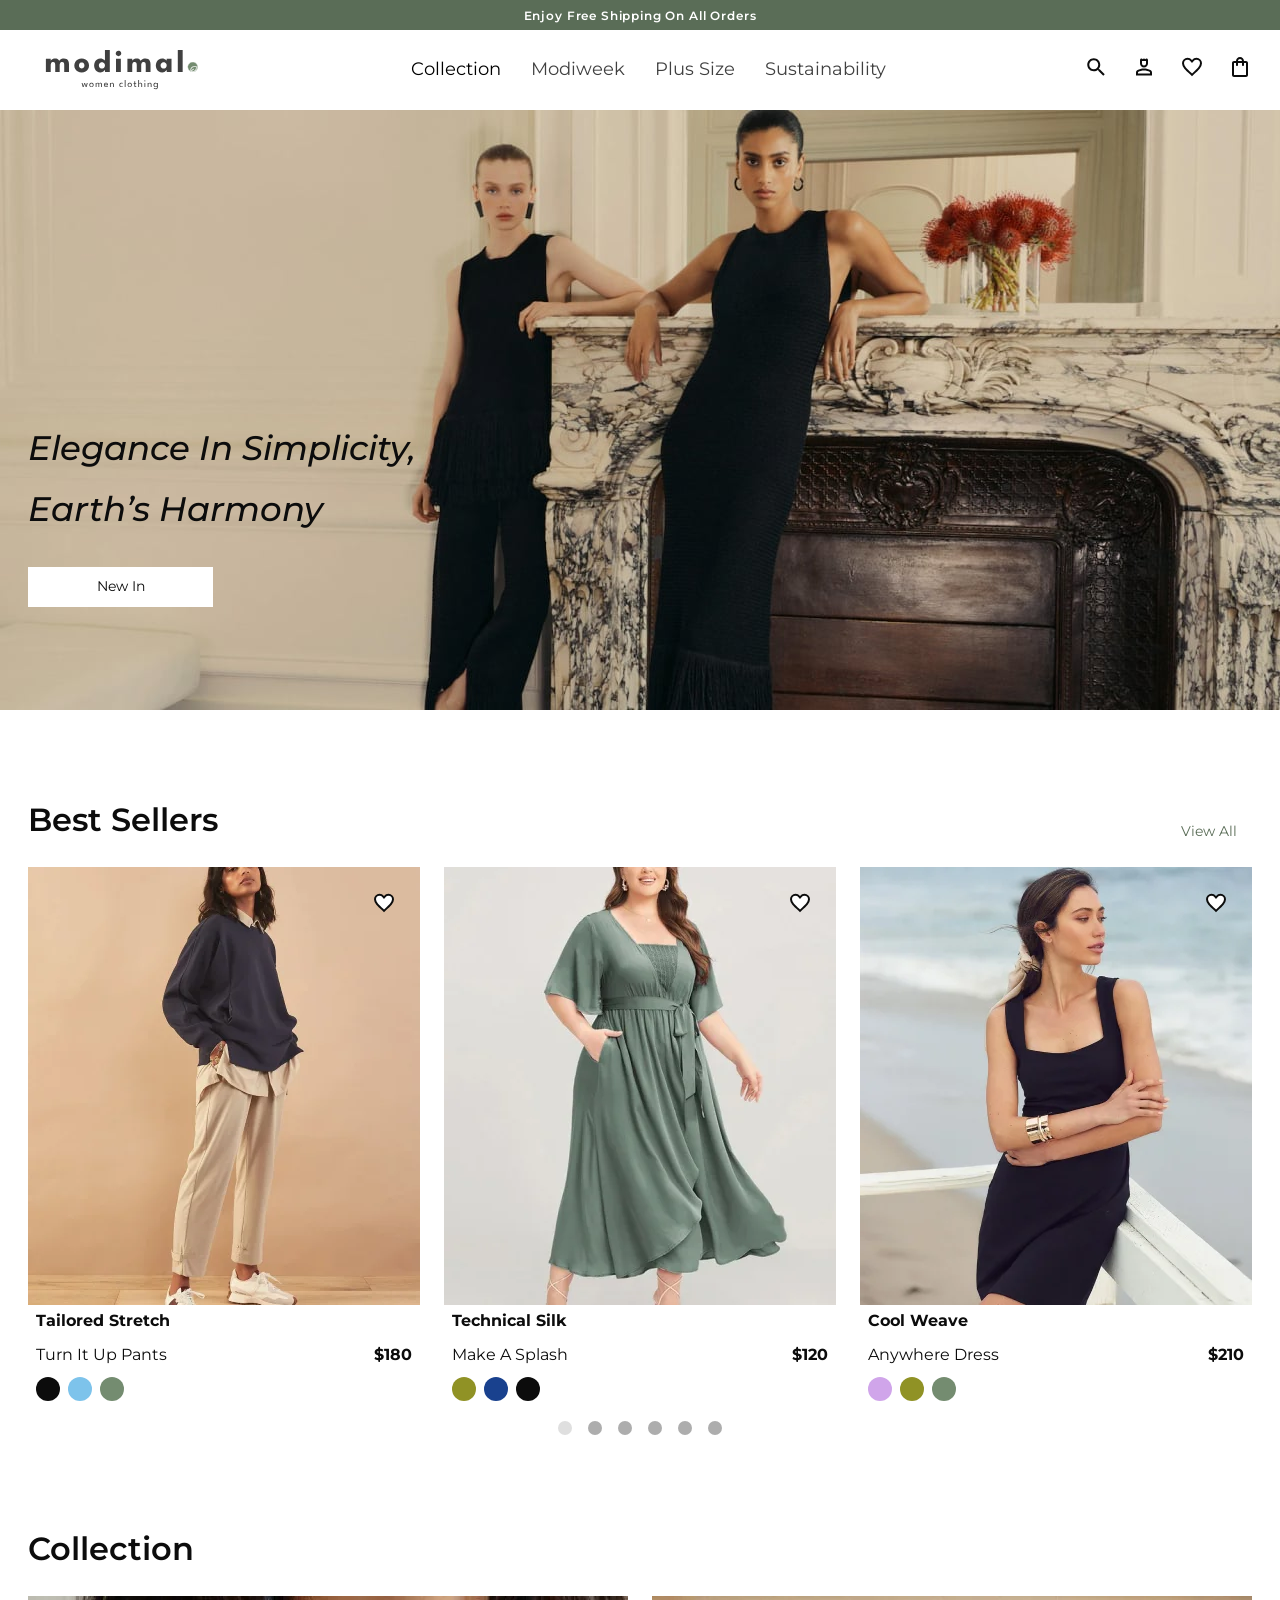
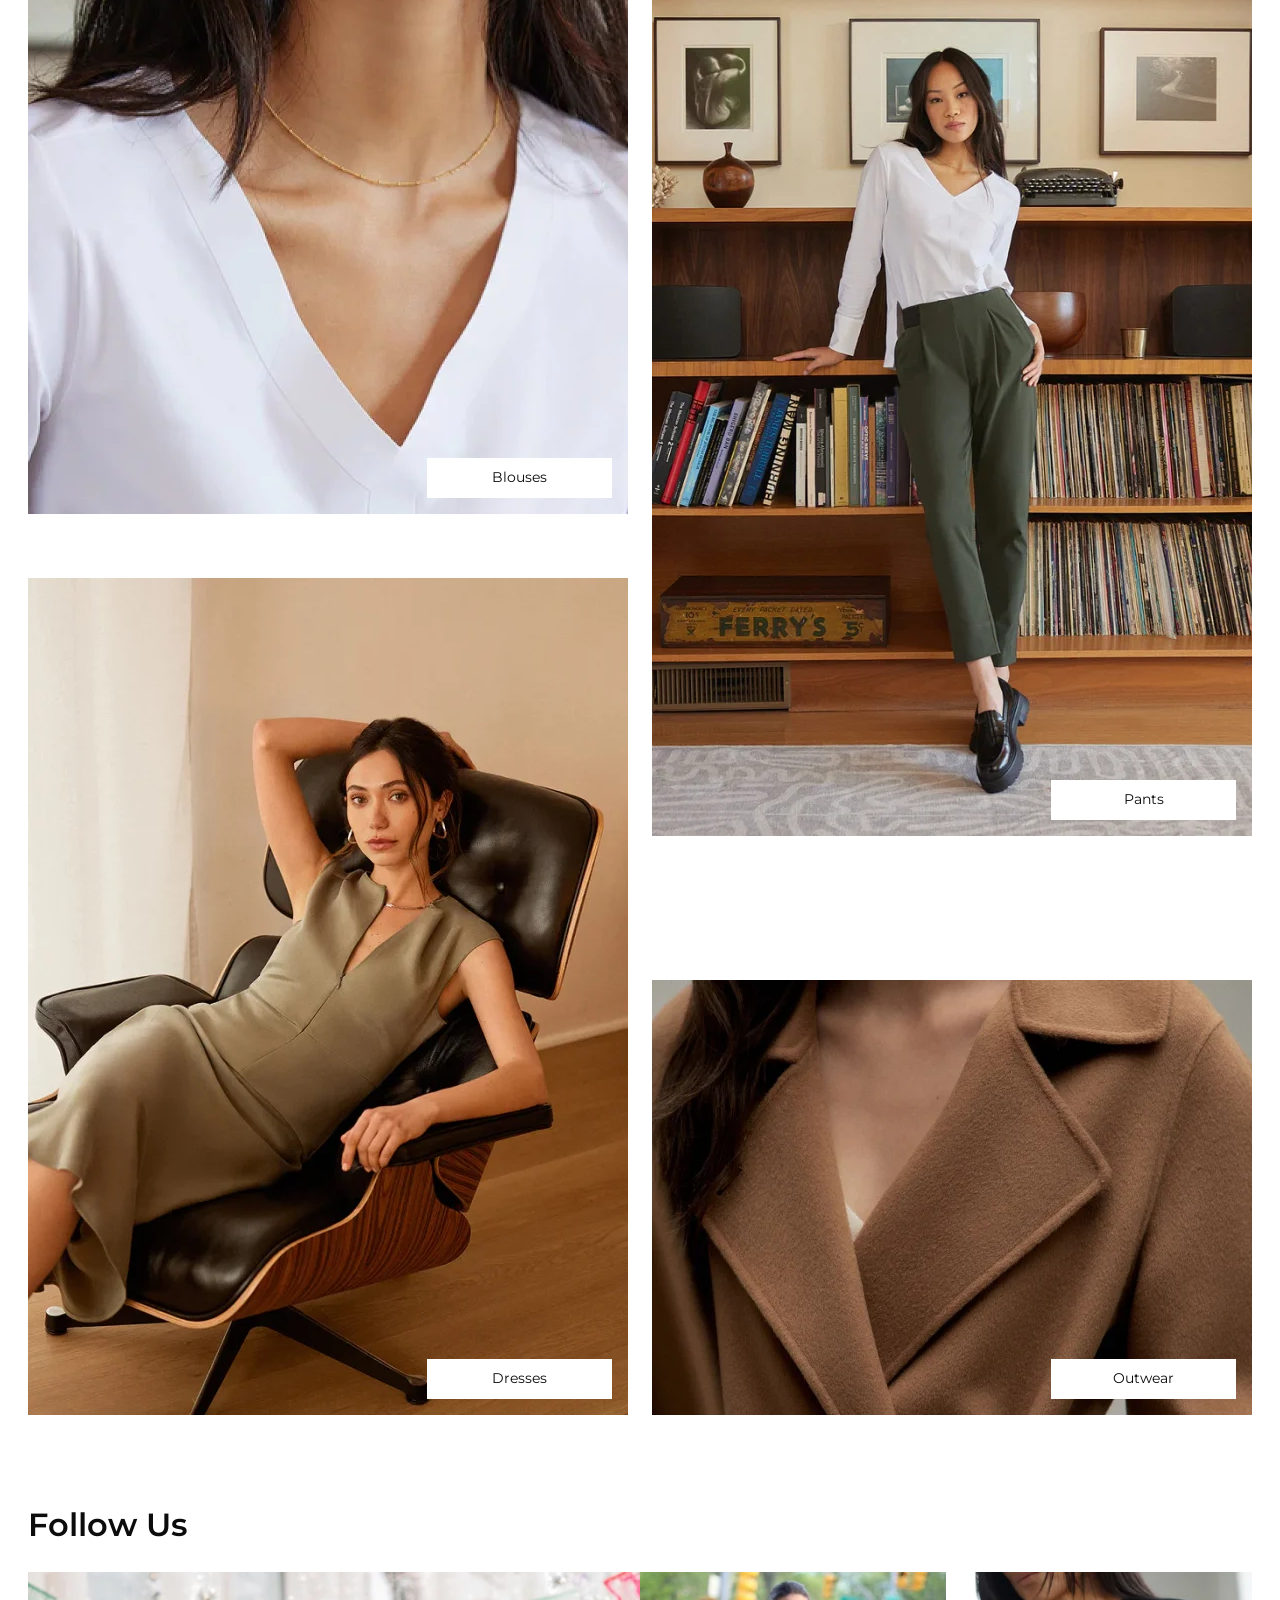
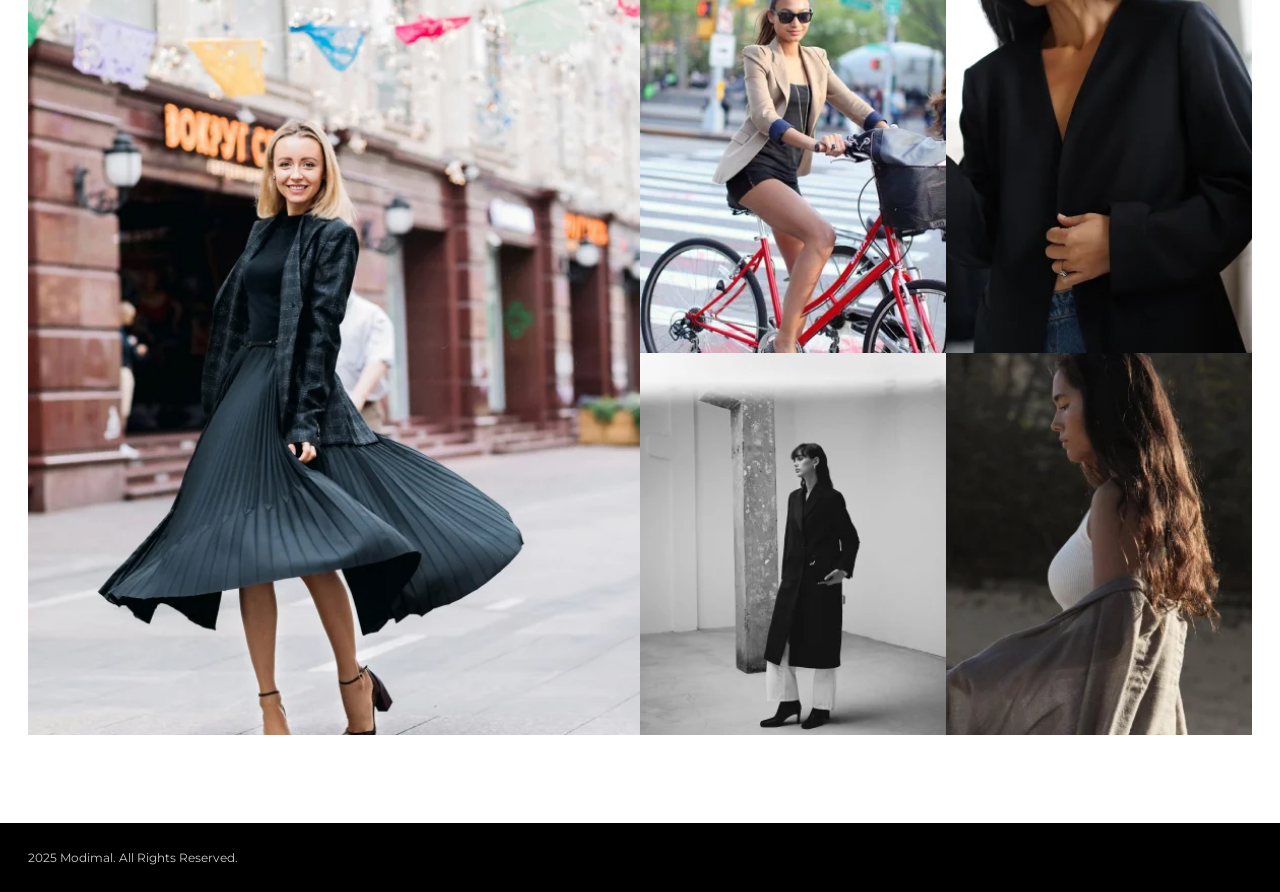
<file: docs/index.html>
<!DOCTYPE html><html lang="en"><head><meta charset="UTF-8"/><meta http-equiv="X-UA-Compatible" content="IE=edge"/><meta name="viewport" content="width=device-width, initial-scale=1.0"/><title>Modimal</title><link rel="stylesheet" href="./css/main.css"/><link rel="icon" type="image/x-icon" href="./img/favicons/favicon.svg"><link rel="apple-touch-icon" sizes="180x180" href="./img/favicons/apple-touch-icon.png"></head><body><section class="top-info"><div class="container"><p>Enjoy Free Shipping On&#160;All Orders</p></div></section><header class="header"><div class="container"><div class="header__row"><div class="header__logo"> <a href="#!" class="logo"><img src="./img/logo/logo.svg" alt="Modimal"></a></div><nav class="header__nav nav"><ul class="nav__list"><li><a href="#!" class="active">Collection</a></li><li><a href="#!">Modiweek</a></li><li><a href="#!">Plus Size</a></li><li><a href="#!">Sustainability</a></li></ul></nav><div class="header__account header__account--first"><ul class="account"><li class="account__menu"> <button class="mobile-nav-btn"><div class="nav-icon"></div></button></li><li> <a href="#!"><svg class="icon icon--search"><use href="./img/svgsprite/sprite.symbol.svg#search"></use></svg></a></li><li class="account__person"> <a href="#!"><svg class="icon icon--person"><use href="./img/svgsprite/sprite.symbol.svg#person"></use></svg></a></li></ul></div><div class="header__account"><ul class="account"><li> <a href="#!"><svg class="icon icon--favorite"><use href="./img/svgsprite/sprite.symbol.svg#favorite"></use></svg></a></li><li> <a href="#!"><svg class="icon icon--bag"><use href="./img/svgsprite/sprite.symbol.svg#bag"></use></svg></a></li></ul></div><div class="header__nav-btn"> <button class="mobile-nav-btn"><div class="nav-icon"></div></button></div></div></div></header><div class="mobile-nav"><div class="mobile-nav__links"><ul class="mobile-nav__head-links"><li class="mobile-nav__parent"> <button class="mobile-nav__parent-btn"> <span class="mobile-nav__parent-title">Collection</span><svg class="icon icon--arrow"><use href="./img/svgsprite/sprite.symbol.svg#arrow"></use></svg></button><div class="mobile-child"><ul class="mobile-nav__child"><li class="mobile-nav__child-item"> <a href="#!" class="mobile-nav__child-link">shop all</a></li><li class="mobile-nav__child-item"> <a href="#!" class="mobile-nav__child-link">tops & blouses</a></li></ul></div></li><li class="mobile-nav__parent"> <button class="mobile-nav__parent-btn"> <span class="mobile-nav__parent-title">New in</span><svg class="icon icon--arrow"><use href="./img/svgsprite/sprite.symbol.svg#arrow"></use></svg></button><div class="mobile-child"><ul class="mobile-nav__child"><li class="mobile-nav__child-item"> <a href="#!" class="mobile-nav__child-link">shop all</a></li><li class="mobile-nav__child-item"> <a href="#!" class="mobile-nav__child-link">tops & blouses</a></li><li class="mobile-nav__child-item"> <a href="#!" class="mobile-nav__child-link">tees</a></li><li class="mobile-nav__child-item"> <a href="#!" class="mobile-nav__child-link">pants</a></li><li class="mobile-nav__child-item"> <a href="#!" class="mobile-nav__child-link">jackets & outwears</a></li><li class="mobile-nav__child-item"> <a href="#!" class="mobile-nav__child-link">pullovers</a></li><li class="mobile-nav__child-item"> <a href="#!" class="mobile-nav__child-link">dresses & jumpsuits</a></li><li class="mobile-nav__child-item"> <a href="#!" class="mobile-nav__child-link">short & skirts</a></li></ul></div></li><li class="mobile-nav__parent"> <button class="mobile-nav__parent-btn"> <span class="mobile-nav__parent-title">modiweek</span><svg class="icon icon--arrow"><use href="./img/svgsprite/sprite.symbol.svg#arrow"></use></svg></button><div class="mobile-child"><ul class="mobile-nav__child"><li class="mobile-nav__child-item"> <a href="#!" class="mobile-nav__child-link">modiweek 1</a></li><li class="mobile-nav__child-item"> <a href="#!" class="mobile-nav__child-link">modiweek 2</a></li><li class="mobile-nav__child-item"> <a href="#!" class="mobile-nav__child-link">modiweek 3</a></li><li class="mobile-nav__child-item"> <a href="#!" class="mobile-nav__child-link">modiweek 4</a></li><li class="mobile-nav__child-item"> <a href="#!" class="mobile-nav__child-link">modiweek 5</a></li><li class="mobile-nav__child-item"> <a href="#!" class="mobile-nav__child-link">modiweek 6</a></li><li class="mobile-nav__child-item"> <a href="#!" class="mobile-nav__child-link">modiweek 7</a></li></ul></div></li></ul></div><div class="mobile-nav__btns"> <a href="#!" class="btn-outline"><svg class="icon icon--person"><use href="./img/svgsprite/sprite.symbol.svg#person"></use></svg>Log In</a> <a href="#!" class="btn-outline">Create Account</a></div></div><main class="main"><section class="hero"><div class="container"><div class="hero__content"><h1 class="hero__title"> Elegance in&#160;simplicity, Earth&#8217;s harmony</h1> <a href="#!" class="btn">New In</a></div></div></section><section class="section-best"><div class="container"><div class="best__title-wrapper"><h2 class="best__title title">Best Sellers</h2><div class="best__link"> <a href="#!" class="btn btn--small">View All</a></div></div><div class="section-best__cards"><div class="swiper"><div class="swiper-wrapper"><div class="swiper-slide"><article class="card"><div class="card__fav-btn"> <button class="card__btn-favourite"><svg class="icon icon--favorite"><use href="./img/svgsprite/sprite.symbol.svg#favorite"></use></svg></button></div><div class="card__picture"><picture><source srcset="./img/best/best-01.webp 1x, ./img/best/best-01@2x.webp 2x" type="image/webp"><source srcset="./img/best/best-01.jpg 1x, ./img/best/best-01@2x.jpg 2x" type="image/jpeg"> <img src="./img/best/best-01.jpg" alt="tailored stretch" class="card__img"></picture></div><div class="card__body"><h3 class="card__title"> <a href="#!" class="">Tailored stretch</a></h3><div class="card__cols"><div class="card__desc">Turn it&#160;up&#160;pants</div><div class="card__price">$180</div></div><div class="card_colors"><div class="color color--black"></div><div class="color color--blue"></div><div class="color color--green"></div></div></div></article></div><div class="swiper-slide"><article class="card"><div class="card__fav-btn"> <button class="card__btn-favourite"><svg class="icon icon--favorite"><use href="./img/svgsprite/sprite.symbol.svg#favorite"></use></svg></button></div><div class="card__picture"><picture><source srcset="./img/best/best-02.webp 1x, ./img/best/best-02@2x.webp 2x" type="image/webp"><source srcset="./img/best/best-02.jpg 1x, ./img/best/best-02@2x.jpg 2x" type="image/jpeg"> <img src="./img/best/best-02.jpg" alt="tailored stretch" class="card__img"></picture></div><div class="card__body"><h3 class="card__title"> <a href="#!" class="">Technical Silk</a></h3><div class="card__cols"><div class="card__desc">Make A&#160;Splash</div><div class="card__price">$120</div></div><div class="card_colors"><div class="color color--olive"></div><div class="color color--navy"></div><div class="color color--black"></div></div></div></article></div><div class="swiper-slide"><article class="card"><div class="card__fav-btn"> <button class="card__btn-favourite"><svg class="icon icon--favorite"><use href="./img/svgsprite/sprite.symbol.svg#favorite"></use></svg></button></div><div class="card__picture"><picture><source srcset="./img/best/best-03.webp 1x, ./img/best/best-03@2x.webp 2x" type="image/webp"><source srcset="./img/best/best-03.jpg 1x, ./img/best/best-03@2x.jpg 2x" type="image/jpeg"> <img src="./img/best/best-03.jpg" alt="tailored stretch" class="card__img"></picture></div><div class="card__body"><h3 class="card__title"> <a href="#!" class="">Cool Weave</a></h3><div class="card__cols"><div class="card__desc">Anywhere Dress</div><div class="card__price">$210</div></div><div class="card_colors"><div class="color color--pink"></div><div class="color color--olive"></div><div class="color color--green"></div></div></div></article></div><div class="swiper-slide"><article class="card"><div class="card__fav-btn"> <button class="card__btn-favourite"><svg class="icon icon--favorite"><use href="./img/svgsprite/sprite.symbol.svg#favorite"></use></svg></button></div><div class="card__picture"><picture><source srcset="./img/best/best-04.webp 1x, ./img/best/best-04@2x.webp 2x" type="image/webp"><source srcset="./img/best/best-04.jpg 1x, ./img/best/best-04@2x.jpg 2x" type="image/jpeg"> <img src="./img/best/best-04.jpg" alt="tailored stretch" class="card__img"></picture></div><div class="card__body"><h3 class="card__title"> <a href="#!" class="">Cool Dress</a></h3><div class="card__cols"><div class="card__desc">Anywhere Dress</div><div class="card__price">$210</div></div><div class="card_colors"><div class="color color--white"></div><div class="color color--black"></div><div class="color color--green"></div></div></div></article></div><div class="swiper-slide"><article class="card"><div class="card__fav-btn"> <button class="card__btn-favourite"><svg class="icon icon--favorite"><use href="./img/svgsprite/sprite.symbol.svg#favorite"></use></svg></button></div><div class="card__picture"><picture><source srcset="./img/best/best-05.webp 1x, ./img/best/best-05@2x.webp 2x" type="image/webp"><source srcset="./img/best/best-05.jpg 1x, ./img/best/best-05@2x.jpg 2x" type="image/jpeg"> <img src="./img/best/best-05.jpg" alt="tailored stretch" class="card__img"></picture></div><div class="card__body"><h3 class="card__title"> <a href="#!" class="">Cool Blause</a></h3><div class="card__cols"><div class="card__desc">Anywhere Dress</div><div class="card__price">$210</div></div><div class="card_colors"><div class="color color--blue"></div><div class="color color--white"></div><div class="color color--green"></div></div></div></article></div><div class="swiper-slide"><article class="card"><div class="card__fav-btn"> <button class="card__btn-favourite"><svg class="icon icon--favorite"><use href="./img/svgsprite/sprite.symbol.svg#favorite"></use></svg></button></div><div class="card__picture"><picture><source srcset="./img/best/best-06.webp 1x, ./img/best/best-06@2x.webp 2x" type="image/webp"><source srcset="./img/best/best-06.jpg 1x, ./img/best/best-06@2x.jpg 2x" type="image/jpeg"> <img src="./img/best/best-06.jpg" alt="tailored stretch" class="card__img"></picture></div><div class="card__body"><h3 class="card__title"> <a href="#!" class="">Summer Dress</a></h3><div class="card__cols"><div class="card__desc">Anywhere Dress</div><div class="card__price">$210</div></div><div class="card_colors"><div class="color color--white"></div><div class="color color--olive"></div><div class="color color--green"></div></div></div></article></div></div><div class="swiper-pagination"></div></div></div></div></section><section class="collection"><div class="container"><h2 class="collection__title title"> Collection</h2><div class="collection__cols"><div class="collection__col"><article class="card-collection"><picture><source srcset="./img/collection/collection-01.webp 1x, ./img/collection/collection-01@2x.webp 2x" type="image/webp"><source srcset="./img/collection/collection-01.jpg 1x, ./img/collection/collection-01@2x.jpg 2x" type="image/jpeg"> <img src="./img/collection/collection-01.jpg" alt="" class="card-collection__img"></picture><div class="card-collection__link"> <a href="#!" class="btn btn--mobile-wide">Blouses</a></div></article><article class="card-collection"><picture><source srcset="./img/collection/collection-02.webp 1x, ./img/collection/collection-02@2x.webp 2x" type="image/webp"><source srcset="./img/collection/collection-02.jpg 1x, ./img/collection/collection-02@2x.jpg 2x" type="image/jpeg"> <img src="./img/collection/collection-02.jpg" alt="" class="card-collection__img"></picture><div class="card-collection__link"> <a href="#!" class="btn btn--mobile-wide">Dresses</a></div></article></div><div class="collection__col"><article class="card-collection"><picture><source srcset="./img/collection/collection-03.webp 1x, ./img/collection/collection-03@2x.webp 2x" type="image/webp"><source srcset="./img/collection/collection-03.jpg 1x, ./img/collection/collection-03@2x.jpg 2x" type="image/jpeg"> <img src="./img/collection/collection-03.jpg" alt="" class="card-collection__img"></picture><div class="card-collection__link"> <a href="#!" class="btn btn--mobile-wide">Pants</a></div></article><article class="card-collection"><picture><source srcset="./img/collection/collection-04.webp 1x, ./img/collection/collection-04@2x.webp 2x" type="image/webp"><source srcset="./img/collection/collection-04.jpg 1x, ./img/collection/collection-04@2x.jpg 2x" type="image/jpeg"> <img src="./img/collection/collection-04.jpg" alt="" class="card-collection__img"></picture><div class="card-collection__link"> <a href="#!" class="btn btn--mobile-wide">Outwear</a></div></article></div></div></div></section><section class="follow"><div class="container"><div class="follow__title title">Follow Us</div><div class="follow__content"><picture><source srcset="./img/follow/follow-01.webp 1x, ./img/follow/follow-01@2x.webp 2x" type="image/webp"><source srcset="./img/follow/follow-01.jpg 1x, ./img/follow/follow-01@2x.jpg 2x" type="image/jpeg"> <img src="./img/follow/follow-01.jpg" alt="Follow Us" class="follow__img"></picture><picture><source srcset="./img/follow/follow-02.webp 1x, ./img/follow/follow-02@2x.webp 2x" type="image/webp"><source srcset="./img/follow/follow-02.jpg 1x, ./img/follow/follow-02@2x.jpg 2x" type="image/jpeg"> <img src="./img/follow/follow-02.jpg" alt="Follow Us" class="follow__img"></picture><picture><source srcset="./img/follow/follow-03.webp 1x, ./img/follow/follow-03@2x.webp 2x" type="image/webp"><source srcset="./img/follow/follow-03.jpg 1x, ./img/follow/follow-03@2x.jpg 2x" type="image/jpeg"> <img src="./img/follow/follow-03.jpg" alt="Follow Us" class="follow__img"></picture><picture><source srcset="./img/follow/follow-04.webp 1x, ./img/follow/follow-04@2x.webp 2x" type="image/webp"><source srcset="./img/follow/follow-04.jpg 1x, ./img/follow/follow-04@2x.jpg 2x" type="image/jpeg"> <img src="./img/follow/follow-04.jpg" alt="Follow Us" class="follow__img"></picture><picture><source srcset="./img/follow/follow-05.webp 1x, ./img/follow/follow-05@2x.webp 2x" type="image/webp"><source srcset="./img/follow/follow-05.jpg 1x, ./img/follow/follow-05@2x.jpg 2x" type="image/jpeg"> <img src="./img/follow/follow-05.jpg" alt="Follow Us" class="follow__img"></picture></div></div></section></main><footer class="footer"><div class="container"><div class="footer__copyright"><p>2025 modimal. All Rights Reserved.</p></div></div></footer><script src="./js/index.bundle.js"></script></body></html>
</file>
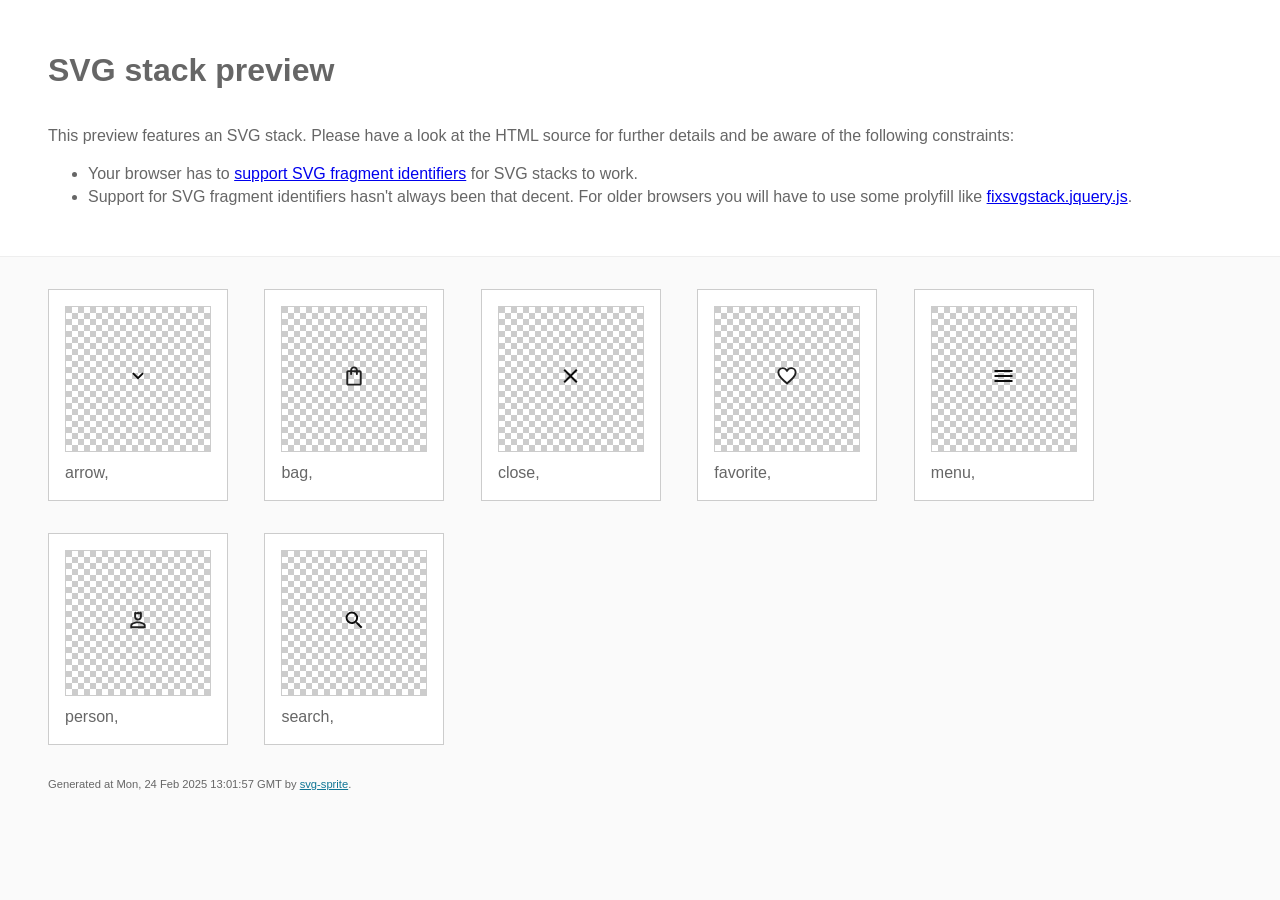
<file: docs/img/svgsprite/stack/sprite.stack.html>
<!doctype html>
<html lang="en">
    <head>
        <meta charset="utf-8">
        <title>SVG stack preview | svg-sprite</title>
        <style>
            body {
                padding: 0;
                margin: 0;
                color: #666;
                background: #fafafa;
                font-family: Arial, Helvetica, sans-serif;
                font-size: 1em;
                line-height: 1.4;
            }

            header {
                display: block;
                padding: 3em 3em 2em;
                background-color: #fff;
            }

            header p {
                margin: 2em 0 0;
            }

            section {
                border-top: 1px solid #eee;
                padding: 2em 3em 0;
            }

            section ul {
                margin: 0;
                padding: 0;
            }

            section li {
                display: inline-block;
                background-color: #fff;
                position: relative;
                margin: 0 2em 2em 0;
                vertical-align: top;
                border: 1px solid #ccc;
                padding: 1em 1em 3em;
                cursor: default;
            }

            .icon-box {
                margin: 0;
                width: 144px;
                height: 144px;
                position: relative;
                background: #ccc url("data:image/svg+xml,%3Csvg xmlns='http://www.w3.org/2000/svg' width='12' height='12'%3E%3Cpath fill='%23fff' d='M6 0h6v6H6zM0 6h6v6H0z'/%3E%3C/svg%3E") top left repeat;
                border: 1px solid #ccc;
                display: table-cell;
                vertical-align: middle;
                text-align: center;
            }

            .icon {
                display: inline-block;
            }

            h1 {
                margin-top: 0;
            }

            h2 {
                margin: 0;
                padding: 0;
                font-size: 1em;
                font-weight: 400;
                white-space: nowrap;
                overflow: hidden;
                text-overflow: ellipsis;
                position: absolute;
                left: 1em;
                right: 1em;
                bottom: 1em;
            }

            footer {
                display: block;
                margin: 0;
                padding: 0 3em 3em;
            }

            footer p {
                margin: 0;
                font-size: .7em;
            }

            footer a {
                color: #0f7595;
                margin-left: 0;
            }
        </style>

<!--
Sprite shape dimensions
====================================================================================================
You will need to set the sprite shape dimensions via CSS when you use them as stack SVGs, otherwise
they would become a huge 100% in size. You may use the following dimension classes for doing so.
They might well be outsourced to an external stylesheet of course.
-->

<style>
 .svg-arrow-dims { width: 24px; height: 24px; }
 .svg-bag-dims { width: 24px; height: 24px; }
 .svg-close-dims { width: 25px; height: 24px; }
 .svg-favorite-dims { width: 24px; height: 24px; }
 .svg-menu-dims { width: 25px; height: 24px; }
 .svg-person-dims { width: 24px; height: 24px; }
 .svg-search-dims { width: 24px; height: 24px; }
</style>

<!--
====================================================================================================
-->

    </head>
    <body>
        <header>
            <h1>SVG stack preview</h1>
            <p>This preview features an SVG stack. Please have a look at the HTML source for further details and be aware of the following constraints:</p>
            <ul>
                <li>Your browser has to <a href="https://caniuse.com/svg-fragment" target="_blank" rel="noopener noreferrer">support SVG fragment identifiers</a> for SVG stacks to work.</li>
                <li>Support for SVG fragment identifiers hasn't always been that decent. For older browsers you will have to use some prolyfill like <a href="https://github.com/preciousforever/SVG-Stacker/blob/master/fixsvgstack.jquery.js" target="_blank" rel="noopener noreferrer">fixsvgstack.jquery.js</a>.</li>
            </ul>
        </header>
        <section>

<!--
SVG stack
====================================================================================================
These SVG images make use of fragment identifiers (IDs) to reference certain portions of the
external sprite. By default, all shapes inside the sprite are hidden by CSS. The `:target` pseudo
selector is used to show the very shape that is referenced by the fragment identifier.
-->

            <ul>

             <li title="arrow">
                    <div class="icon-box">
                        <img src="svg/sprite.stack.svg#arrow" class="svg-arrow-dims" alt="arrow">
                    </div>
                    <h2>arrow, </h2>
                </li>
             <li title="bag">
                    <div class="icon-box">
                        <img src="svg/sprite.stack.svg#bag" class="svg-bag-dims" alt="bag">
                    </div>
                    <h2>bag, </h2>
                </li>
             <li title="close">
                    <div class="icon-box">
                        <img src="svg/sprite.stack.svg#close" class="svg-close-dims" alt="close">
                    </div>
                    <h2>close, </h2>
                </li>
             <li title="favorite">
                    <div class="icon-box">
                        <img src="svg/sprite.stack.svg#favorite" class="svg-favorite-dims" alt="favorite">
                    </div>
                    <h2>favorite, </h2>
                </li>
             <li title="menu">
                    <div class="icon-box">
                        <img src="svg/sprite.stack.svg#menu" class="svg-menu-dims" alt="menu">
                    </div>
                    <h2>menu, </h2>
                </li>
             <li title="person">
                    <div class="icon-box">
                        <img src="svg/sprite.stack.svg#person" class="svg-person-dims" alt="person">
                    </div>
                    <h2>person, </h2>
                </li>
             <li title="search">
                    <div class="icon-box">
                        <img src="svg/sprite.stack.svg#search" class="svg-search-dims" alt="search">
                    </div>
                    <h2>search, </h2>
                </li>
         </ul>

<!--
====================================================================================================
-->

        </section>
        <footer>
            <p>Generated at Mon, 24 Feb 2025 13:01:57 GMT by <a href="https://github.com/svg-sprite/svg-sprite" target="_blank" rel="noopener noreferrer">svg-sprite</a>.</p>
        </footer>
    </body>
</html>
</file>
<file: docs/css/main.css>
@charset "UTF-8";@import url(https://fonts.googleapis.com/css?family=Montserrat:100,200,300,regular,500,600,700,800,900,100italic,200italic,300italic,italic,500italic,600italic,700italic,800italic,900italic);*{padding:0;margin:0;border:0}*,::after,::before{-webkit-box-sizing:border-box;box-sizing:border-box}a,a:hover,a:link,a:visited{text-decoration:none}aside,footer,header,legend,main,nav,section{display:block}h1,h2,h3,h4,h5,h6,p{font-size:inherit;font-weight:inherit}ul,ul li{list-style:none}img{vertical-align:top}img,svg{max-width:100%;height:auto}address{font-style:normal}input,select,textarea{background-color:transparent}button,input,select,textarea{font-family:inherit;font-size:inherit;color:inherit}input::-ms-clear{display:none}button,input[type=submit]{display:inline-block;-webkit-box-shadow:none;box-shadow:none;background-color:transparent;background:0 0;cursor:pointer}button:active,button:focus,input:active,input:focus{outline:0}button::-moz-focus-inner{padding:0;border:0}label{cursor:pointer}:root{--container-width:1254px;--container-padding:15px;--font-family:"Montserrat", sans-serif;--font-accent:"Montserrat", sans-serif;--font-titles:var(--font-accent);--page-bg:#fff;--text-color:#000;--accent:#ac182c;--link-color:#2578c8;--primary:#748c70;--black:#0c0c0c;--white:#fff;--primary-primary25:#f0f2ef;--primary-primary50:#d1d9cf;--primary-primary100:#b2bfaf;--primary-primary200:#a2b39f;--primary-primary300:#93a690;--primary-primary400:#839980;--primary-primary-600:#5a6d57;--primary-primary-700:#404e3e;--primary-primary750:#343e32;--primary-primary800:#272f25;--primary-primary900:#0d100c;--neutral-backgroundfaf9f5:#faf9f5;--neutral-graydfdfdf:#dfdfdf;--neutral-grayededed:#ededed;--neutral-grayf9f9f9:#f9f9f9;--neutral-graycbcbcb:#cbcbcb;--neutral-grayadadad:#adadad;--neutral-gray868686:#868686;--neutral-gray606060:#606060;--neutral-gray404040:#404040;--neutral-gray202020:#202020;--neutral-gray0c0c0c:#0c0c0c;--state-color-warning-bg:#f7e4c9;--state-color-warning-light:#ecbb77;--state-color-warning:#e09126;--state-color-error-bg:#fff2f2;--state-color-error-light:#ed2e2e;--state-color-error:#c30000;--state-color-success-bg:#f3fdfa;--state-color-success-light:#00ba88;--state-color-success:#00966d;--laptop-size:1199px;--tablet-size:959px;--mobile-size:599px}.dark{--page-bg:#252526;--text-color:#fff}html{scroll-behavior:smooth;background-color:#272727}body{background-color:var(--page-bg);color:var(--text-color);font-family:var(--font-main);text-wrap:balance}img{display:block}a{color:var(--link-color)}code,pre.code{background-color:#e9f1f6;padding:.2rem;border-radius:4px}pre.code{overflow-x:auto;padding:1rem}.docs{display:grid;line-height:1.5}.docs p{margin:1rem 0}.docs ol,.docs ul{padding-left:2rem}.docs ol li,.docs ul li{list-style:disc;margin-bottom:.5rem}.docs ol li{list-style:decimal}.docs section,.docs section.docs{padding:40px 0}.docs section+section{border-top:1px solid #dae5e9}.docs small{font-size:1rem;color:#acacac}.docs .title-1:first-child,.docs .title-2:first-child{margin-top:0!important}.test,.test-2{width:600px;height:300px;margin:50px auto;background-color:#999;background-position:center center;background-size:cover;background-repeat:no-repeat}.test{background-image:url(./../img/project-02.jpg)}.test-2{background-image:-webkit-image-set(url(./../img/project-02.jpg) 1x,url(./../img/project-02@2x.jpg) 2x);background-image:image-set(url(./../img/project-02.jpg) 1x,url(./../img/project-02@2x.jpg) 2x)}.font-1{font-family:"Montserrat";font-weight:700;font-style:italic}.font-2{font-family:"FirasansBook";font-weight:400}.none{display:none!important}.visually-hidden{position:absolute;width:1px;height:1px;margin:-1px;border:0;padding:0;white-space:nowrap;-webkit-clip-path:inset(100%);clip-path:inset(100%);clip:rect(0 0 0 0);overflow:hidden}.no-scroll{overflow-y:hidden}.text-left{text-align:left}.text-right{text-align:right}.text-center{text-align:center}.d-flex{display:-webkit-box;display:-ms-flexbox;display:flex}.flex-center{-webkit-box-pack:center;-ms-flex-pack:center;justify-content:center}.content-demo{margin-bottom:5rem;padding:1rem;background-color:#dadada}.container,.container-full{padding:0 var(--container-padding)}.container{margin:0 auto;max-width:var(--container-width);width:100%}.container-full{max-width:100%}.container-left-50,.container-right-50{padding:0 var(--container-padding);max-width:50%}.container-right-50{margin-left:auto}.container-right{padding-left:calc((100% - var(--container-width))/2 + var(--container-padding))}.container-left{padding-right:calc((100% - var(--container-width))/2 + var(--container-padding))}.container-half-left{padding-right:calc((100% - var(--container-width))/2 + var(--container-width)/2);padding-left:calc((100% - var(--container-width))/2 + var(--container-padding))}.container-half-right{padding-left:calc((100% - var(--container-width))/2 + var(--container-width)/2);padding-right:calc((100% - var(--container-width))/2 + var(--container-padding))}body,html{min-height:100vh;-webkit-box-orient:vertical;-webkit-box-direction:normal;-ms-flex-direction:column;flex-direction:column}.header__account--first{margin-left:auto;margin-right:24px}.account,body,html{display:-webkit-box;display:-ms-flexbox;display:flex}.account{-webkit-box-align:center;-ms-flex-align:center;align-items:center;gap:24px}.account a{display:inline-block;-webkit-transition:all .2s ease-in;transition:all .2s ease-in}.account a:hover,.btn:hover,a.btn:hover{background:var(--neutral-grayededed)}.account__menu{display:none}.best__title-wrapper{display:-webkit-box;display:-ms-flexbox;display:flex;-webkit-box-pack:justify;-ms-flex-pack:justify;justify-content:space-between;-webkit-box-align:center;-ms-flex-align:center;align-items:center}.btn,a.btn{display:inline-block;padding:8px;min-width:185px;height:40px;background:var(--white);font-family:var(--font-family);font-weight:400;font-size:14px;line-height:171%;text-transform:capitalize;text-align:center;color:var(--black);-webkit-transition:all .2s ease-in;transition:all .2s ease-in}.btn--small,a.btn--small{min-width:unset;padding:8px 15px;text-align:right;color:var(--primary-primary-600)}.btn-outline,a.btn-outline{display:inline-block;border:1px solid var(--primary-primary-600);padding:8px 16px;height:40px;display:-webkit-box;display:-ms-flexbox;display:flex;-webkit-box-pack:center;-ms-flex-pack:center;justify-content:center;-webkit-box-align:center;-ms-flex-align:center;align-items:center;gap:4px;font-family:var(--font-family);font-weight:400;font-size:14px;line-height:171%;text-transform:capitalize;text-align:center;color:var(--primary-primary-600)}.btn-outline:hover,a.btn-outline:hover{color:var(--primary-primary-700)}.card-collection{position:relative}.card-collection__link{position:absolute;right:16px;bottom:16px}.card-collection__link .btn::after,.card__title a::after{content:"";position:absolute;left:0;top:0;width:100%;height:100%}.card{position:relative}.card__fav-btn{position:absolute;top:24px;right:24px;z-index:9}.card__btn-favourite--selected .icon--favorite{fill:var(--state-color-error);stroke:var(--state-color-error)}.card__btn-favourite:hover .icon--favorite{stroke:#c30000}.card__body{padding:5.5px 8px;display:grid;gap:8px}.card__title{font-family:var(--font-family);font-weight:700;font-size:16px;line-height:140%;text-transform:capitalize}.card__title,.card__title a{color:var(--black)}.card__cols{display:grid;grid-template-columns:1fr auto;gap:12px}.card__desc,.card__price{font-family:var(--font-family);font-weight:400;font-size:16px;line-height:180%;text-transform:capitalize;color:var(--black)}.card__price{font-weight:700}.card_colors{display:-webkit-box;display:-ms-flexbox;display:flex;gap:8px}.collection__cols{display:grid;grid-template-columns:1fr 1fr;gap:24px}.collection__col{display:-webkit-box;display:-ms-flexbox;display:flex;-webkit-box-orient:vertical;-webkit-box-direction:normal;-ms-flex-direction:column;flex-direction:column;gap:64px;-webkit-box-pack:justify;-ms-flex-pack:justify;justify-content:space-between}.color{width:24px;height:24px;border-radius:50%}.color--black{background-color:var(--black)}.color--white{background-color:#fff;border:1px solid #d0d0d0}.color--blue{background-color:#7dc3eb}.color--green{background-color:var(--primary)}.color--olive{background-color:#909225}.color--navy{background-color:#19418e}.color--pink{background-color:#d0a5ea}.follow__content{display:grid;grid-template-columns:repeat(4,1fr);grid-template-rows:1fr 1fr}.follow__content>:first-child{grid-column:span 2;grid-row:span 2}.follow__content img{width:100%;height:100%;-o-object-fit:cover;object-fit:cover}.footer{margin-top:88px;padding:24px 0;background-color:#000;font-family:var(--font-family);font-weight:400;font-size:12px;line-height:180%;text-transform:capitalize;color:var(--neutral-graycbcbcb)}.header{padding:16px 0 18px;position:relative;z-index:199;background-color:#fff}.header__row{display:-webkit-box;display:-ms-flexbox;display:flex;-webkit-box-pack:justify;-ms-flex-pack:justify;justify-content:space-between;-webkit-box-align:center;-ms-flex-align:center;align-items:center}.header__logo{-ms-flex-negative:0;flex-shrink:0}.header__nav{margin-left:auto}.header__nav-btn{display:none}.hero{height:600px;padding-bottom:103px;background-color:#999;background-image:url(./../img/hero/hero.jpg);background-position:center top;background-size:cover;background-repeat:no-repeat}.hero .container{height:100%}.hero__content{height:100%;display:-webkit-box;display:-ms-flexbox;display:flex;-webkit-box-pack:end;-ms-flex-pack:end;justify-content:flex-end;-webkit-box-orient:vertical;-webkit-box-direction:normal;-ms-flex-direction:column;flex-direction:column;gap:27px;-webkit-box-align:start;-ms-flex-align:start;align-items:flex-start}.hero__title{max-width:494px;font-family:var(--font-family);font-style:italic;font-weight:500;font-size:34px;line-height:180%;text-transform:capitalize;color:var(--black)}.icons-wrapper{padding:30px 0;display:-webkit-box;display:-ms-flexbox;display:flex;-webkit-column-gap:30px;-moz-column-gap:30px;column-gap:30px}.icon{fill:transparent;stroke:transparent;width:24px;height:24px}.icon--bag,.icon--person,.icon--search{fill:#0c0c0c}.icon--favorite{stroke:#0c0c0c;fill:#fff}.icon--menu{fill:#0c0c0c}.icon--arrow{fill:#0c0c0c;-webkit-transition:all .2s ease-in;transition:all .2s ease-in}.active .icon--arrow{-webkit-transform:rotate(-180deg);-ms-transform:rotate(-180deg);transform:rotate(-180deg)}.logo{font-size:32px}.main,.mobile-nav{display:-webkit-box;display:-ms-flexbox;display:flex;-webkit-box-orient:vertical;-webkit-box-direction:normal;-ms-flex-direction:column;flex-direction:column}.main{gap:88px}.mobile-nav{overflow-y:auto;position:fixed;top:-100%;width:100%;height:100%;z-index:99;padding:106px 20px 56px;background:#fff;-webkit-transition:all .2s ease-in;transition:all .2s ease-in}.mobile-nav--open{top:0}.mobile-nav a,.nav__list a.active{color:#000}.mobile-nav__head-links{display:grid;gap:32px}.mobile-nav__parent{border-bottom:1px solid #000}.mobile-nav__parent-btn{display:-webkit-box;display:-ms-flexbox;display:flex;-webkit-box-pack:justify;-ms-flex-pack:justify;justify-content:space-between;width:100%}.mobile-nav__parent-title{font-family:var(--font-family);font-weight:400;font-size:14px;line-height:180%;text-transform:capitalize;color:var(--black)}.mobile-nav__btns{margin-top:auto;border-top:1px solid var(--neutral-graycbcbcb);padding-top:14px;display:grid;grid-template-columns:1fr 1fr;gap:16px}.mobile-child{height:0;overflow:hidden;-webkit-transition:all .2s ease-in;transition:all .2s ease-in}.mobile-nav__child{display:grid;gap:16px;padding-left:35px;padding-bottom:16px;padding-top:24px}.mobile-nav__child-item{font-family:var(--font-family);font-weight:400;font-size:14px;line-height:180%;text-transform:capitalize;color:var(--neutral-gray404040)}.mobile-nav__child-link{display:inline-block;width:100%;padding-top:7px;color:var(--neutral-gray404040)}.mobile-nav-btn{--time:0.1s;--width:18px;--height:12px;--line-height:2px;--spacing:3px;--color:#0c0c0c;--radius:0px;height:calc(var(--line-height)*3 + var(--spacing)*2);width:var(--width);display:-webkit-box;display:-ms-flexbox;display:flex;-webkit-box-pack:center;-ms-flex-pack:center;justify-content:center;-webkit-box-align:center;-ms-flex-align:center;align-items:center}.nav-icon,.nav-icon::after,.nav-icon::before{position:relative;width:var(--width);height:var(--line-height);background-color:var(--color);border-radius:var(--radius)}.nav-icon::after,.nav-icon::before{content:"";display:block;position:absolute;left:0;-webkit-transition:top var(--time) linear var(--time),-webkit-transform var(--time) ease-in;transition:transform var(--time) ease-in,top var(--time) linear var(--time);transition:transform var(--time) ease-in,top var(--time) linear var(--time),-webkit-transform var(--time) ease-in}.nav-icon::before{top:calc(-1*(var(--line-height) + var(--spacing)))}.nav-icon::after{top:calc(var(--line-height) + var(--spacing))}.nav-icon.nav-icon--active{background-color:transparent}.nav-icon.nav-icon--active::after,.nav-icon.nav-icon--active::before{top:0;-webkit-transition:top var(--time) linear,-webkit-transform var(--time) ease-in var(--time);transition:top var(--time) linear,transform var(--time) ease-in var(--time);transition:top var(--time) linear,transform var(--time) ease-in var(--time),-webkit-transform var(--time) ease-in var(--time)}.nav-icon.nav-icon--active::before{-webkit-transform:rotate(45deg);-ms-transform:rotate(45deg);transform:rotate(45deg)}.nav-icon.nav-icon--active::after{-webkit-transform:rotate(-45deg);-ms-transform:rotate(-45deg);transform:rotate(-45deg)}.mobile-nav-btn{z-index:999}.nav{font-family:var(--font-family);font-weight:400;font-size:18px;line-height:180%;text-transform:capitalize;text-align:center;color:var(--neutral-gray404040)}.nav__list{display:-webkit-box;display:-ms-flexbox;display:flex;-webkit-column-gap:30px;-moz-column-gap:30px;column-gap:30px}.nav__list a{color:var(--neutral-gray404040)}.swiper{width:100%;padding-bottom:32px!important}.swiper-pagination-bullet{width:14px!important;height:14px!important;background-color:var(--neutral-grayadadad)!important;opacity:1!important}.swiper-pagination-bullet-active{background-color:var(--neutral-graydfdfdf)!important}.swiper-horizontal>.swiper-pagination-bullets .swiper-pagination-bullet,.swiper-pagination-horizontal.swiper-pagination-bullets .swiper-pagination-bullet{margin-left:8px!important;margin-right:8px!important}.swiper-horizontal>.swiper-pagination-bullets,.swiper-pagination-bullets.swiper-pagination-horizontal,.swiper-pagination-custom,.swiper-pagination-fraction{bottom:0!important}.title,.top-info{font-family:var(--font-family);font-weight:600;text-transform:capitalize}.title{font-size:32px;line-height:140%;color:var(--black);margin-bottom:24px}.top-info{padding:8px 0 7px;background:var(--primary-primary-600);position:relative;z-index:199;font-size:12px;letter-spacing:.07em;text-align:center;color:var(--white)}@media (max-width:1274px){.container-right{padding-left:var(--container-padding)}.container-left{padding-right:var(--container-padding)}.container-half-left{padding-left:var(--container-padding)}.container-half-right{padding-right:var(--container-padding)}.header__account--first{margin-right:12px}.account{gap:12px}.color{width:16px;height:16px}.hero__title{max-width:250px}.nav{font-size:16px}.nav__list{-webkit-column-gap:15px;-moz-column-gap:15px;column-gap:15px}}@media (max-width:780px){.container-left-50,.container-right-50{max-width:100%}.container-half-left,.container-half-right{padding:0 var(--container-padding)}.header__account--first{-webkit-box-ordinal-group:0;-ms-flex-order:-1;order:-1;margin-left:unset}.account__person{display:none}.account__menu{display:block}.btn,a.btn{padding:8px 9px;min-width:unset}.btn--mobile-wide,a.btn--mobile-wide{min-width:unset;width:100%;text-align:left;padding:8px 16px}.card-collection__link{position:static}.card__fav-btn{top:10px;right:10px}.card__body{padding:0}.card__title{font-weight:600;font-size:14px}.card__cols{-ms-flex-wrap:wrap;flex-wrap:wrap}.card__desc,.card__price{font-size:14px;line-height:140%}.card__price{font-weight:600}.collection__cols{gap:16px}.collection__col{gap:24px}.follow__content{grid-template-columns:repeat(2,1fr);grid-template-rows:repeat(4,1fr)}.footer{margin-top:24px;padding:8px 0}.header{padding:4px 0 8px}.header__nav{display:none}.hero{background-image:url(./../img/hero/heromobile.jpg);height:551px;padding-bottom:16px}.hero__content{gap:32px}.hero__title{max-width:168px;font-size:20px}.main{gap:24px}.swiper{padding-bottom:20px!important}.swiper-pagination-bullet{width:8px!important;height:8px!important}.title{font-weight:700;font-size:20px;margin-bottom:8px}.top-info{padding:0;font-weight:400;font-size:10px;line-height:140%}}@media (max-width:780px) and (-webkit-min-device-pixel-ratio:2),(max-width:780px) and (min-resolution:192dpi){.hero{background-image:url(./../img/hero/heromobile@2x.jpg)}}@media (-webkit-min-device-pixel-ratio:2),(min-resolution:192dpi){.test{background-image:url(./../img/project-02@2x.jpg)}.hero{background-image:url(./../img/hero/hero@2x.jpg)}}
/*# sourceMappingURL=[data-uri] */
</file>
